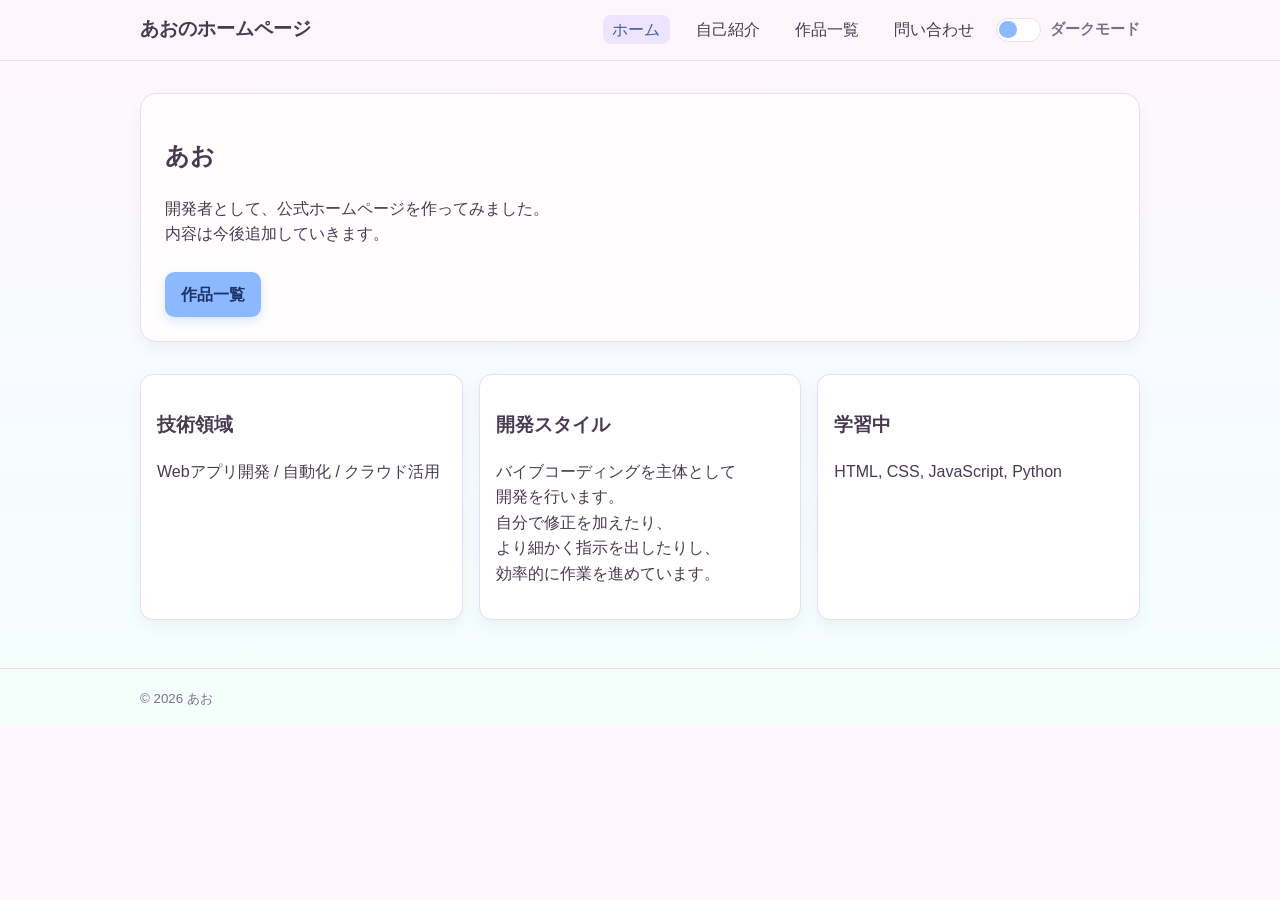
<file: index.html>
<!DOCTYPE html>
<html lang="ja">
<head>
  <meta charset="UTF-8">
  <meta name="viewport" content="width=device-width, initial-scale=1.0">
  <meta name="color-scheme" content="light dark">
  <title>あおのホームページ | ホーム</title>
  <script>
    (() => {
      try {
        const savedTheme = localStorage.getItem("site-theme");
        if (savedTheme === "dark" || savedTheme === "light") {
          document.documentElement.setAttribute("data-theme", savedTheme);
        }
      } catch (error) {}
    })();
  </script>
  <style>
    html { background: #fff7fb; }
    html[data-theme="dark"] { background: #11162a; }
  </style>
  <link rel="stylesheet" href="styles.css">
  <script src="theme.js" defer></script>
</head>
<body>
  <header class="site-header">
    <div class="container">
      <h1 class="logo">あおのホームページ</h1>
      <div class="header-actions">
        <button class="menu-toggle" type="button" aria-controls="primary-nav" aria-expanded="false">メニュー</button>
        <nav id="primary-nav" class="site-nav" aria-label="メインナビゲーション">
          <ul class="nav-list">
            <li><a href="index.html" aria-current="page">ホーム</a></li>
            <li><a href="about.html">自己紹介</a></li>
            <li><a href="projects.html">作品一覧</a></li>
            <li><a href="contact.html">問い合わせ</a></li>
          </ul>
        </nav>
        <label class="theme-switch" for="theme-toggle">
          <input id="theme-toggle" class="theme-switch-input" type="checkbox" role="switch" aria-label="表示テーマを切り替える">
          <span class="theme-switch-track" aria-hidden="true"><span class="theme-switch-thumb"></span></span>
          <span class="theme-switch-label">ダークモード</span>
        </label>
      </div>
    </div>
  </header>

  <main class="container">
    <section class="hero">
      <h2>あお</h2>
      <p>
        開発者として、公式ホームページを作ってみました。<br>
        内容は今後追加していきます。
      </p>
      <a class="button" href="projects.html">作品一覧</a>
    </section>

    <section class="cards">
      <article class="card">
        <h3>技術領域</h3>
        <p>Webアプリ開発 / 自動化 / クラウド活用</p>
      </article>
      <article class="card">
        <h3>開発スタイル</h3>
        <p>バイブコーディングを主体として<br>開発を行います。<br>自分で修正を加えたり、<br>より細かく指示を出したりし、<br>効率的に作業を進めています。</p>
      </article>
      <article class="card">
        <h3>学習中</h3>
        <p>HTML, CSS, JavaScript, Python</p>
      </article>
    </section>
  </main>

  <footer class="site-footer">
    <div class="container">
      <small>&copy; 2026 あお</small>
    </div>
  </footer>
</body>
</html>
</file>
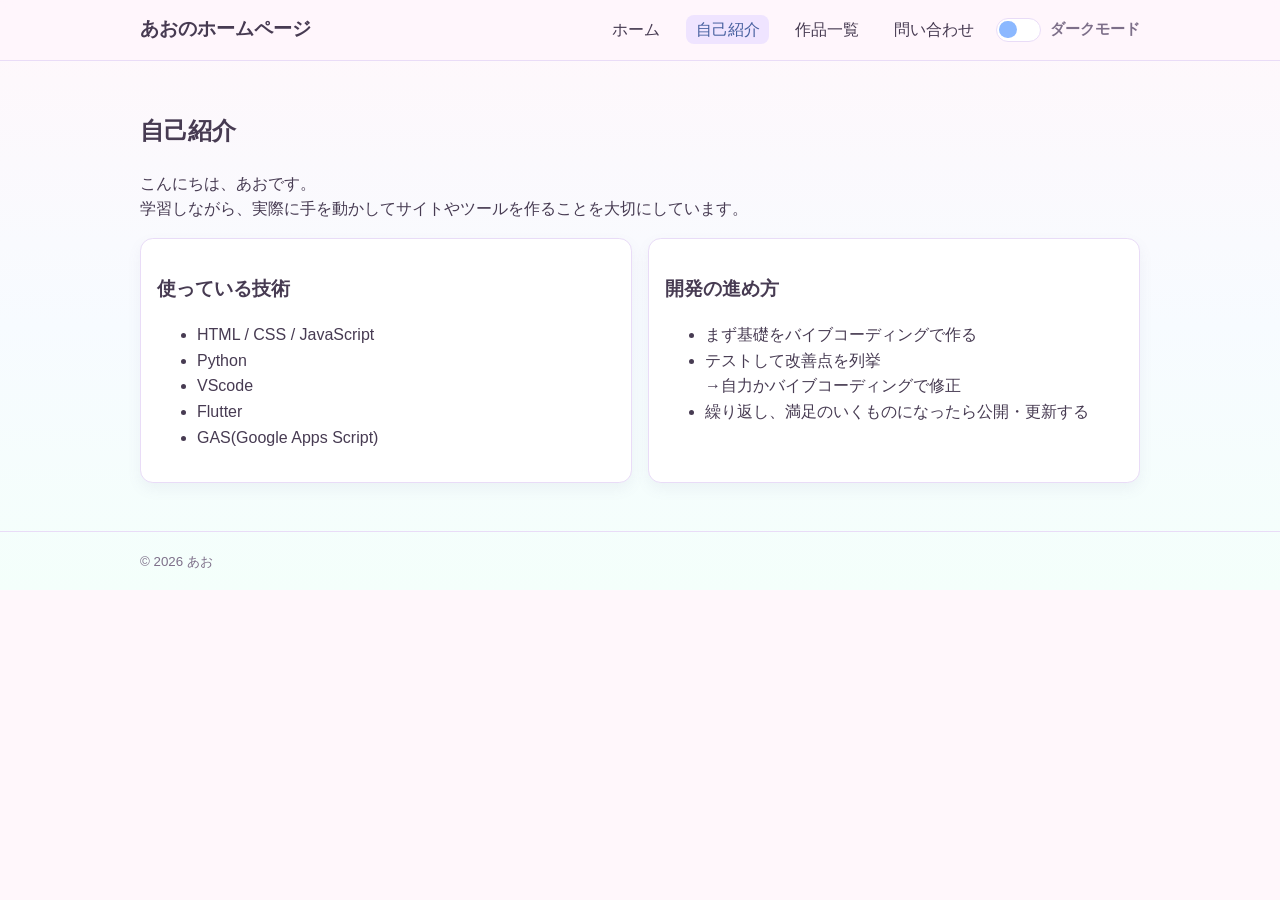
<file: about.html>
<!DOCTYPE html>
<html lang="ja">
<head>
  <meta charset="UTF-8">
  <meta name="viewport" content="width=device-width, initial-scale=1.0">
  <meta name="color-scheme" content="light dark">
  <title>あおのホームページ | 自己紹介</title>
  <script>
    (() => {
      try {
        const savedTheme = localStorage.getItem("site-theme");
        if (savedTheme === "dark" || savedTheme === "light") {
          document.documentElement.setAttribute("data-theme", savedTheme);
        }
      } catch (error) {}
    })();
  </script>
  <style>
    html { background: #fff7fb; }
    html[data-theme="dark"] { background: #11162a; }
  </style>
  <link rel="stylesheet" href="styles.css">
  <script src="theme.js" defer></script>
</head>
<body>
  <header class="site-header">
    <div class="container">
      <h1 class="logo">あおのホームページ</h1>
      <div class="header-actions">
        <button class="menu-toggle" type="button" aria-controls="primary-nav" aria-expanded="false">メニュー</button>
        <nav id="primary-nav" class="site-nav" aria-label="メインナビゲーション">
          <ul class="nav-list">
            <li><a href="index.html">ホーム</a></li>
            <li><a href="about.html" aria-current="page">自己紹介</a></li>
            <li><a href="projects.html">作品一覧</a></li>
            <li><a href="contact.html">問い合わせ</a></li>
          </ul>
        </nav>
        <label class="theme-switch" for="theme-toggle">
          <input id="theme-toggle" class="theme-switch-input" type="checkbox" role="switch" aria-label="表示テーマを切り替える">
          <span class="theme-switch-track" aria-hidden="true"><span class="theme-switch-thumb"></span></span>
          <span class="theme-switch-label">ダークモード</span>
        </label>
      </div>
    </div>
  </header>

  <main class="container">
    <section>
      <h2>自己紹介</h2>
      <p>
        こんにちは、あおです。<br>
        学習しながら、実際に手を動かしてサイトやツールを作ることを大切にしています。
      </p>
    </section>

    <section class="cards">
      <article class="card">
        <h3>使っている技術</h3>
        <ul>
          <li>HTML / CSS / JavaScript</li>
          <li>Python</li>
          <li>VScode</li>
          <li>Flutter</li>
          <li>GAS(Google Apps Script)</li>
        </ul>
      </article>
      <article class="card">
        <h3>開発の進め方</h3>
        <ul>
          <li>まず基礎をバイブコーディングで作る</li>
          <li>テストして改善点を列挙<br>→自力かバイブコーディングで修正</li>
          <li>繰り返し、満足のいくものになったら公開・更新する</li>
        </ul>
      </article>
    </section>
  </main>

  <footer class="site-footer">
    <div class="container">
      <small>&copy; 2026 あお</small>
    </div>
  </footer>
</body>
</html>
</file>
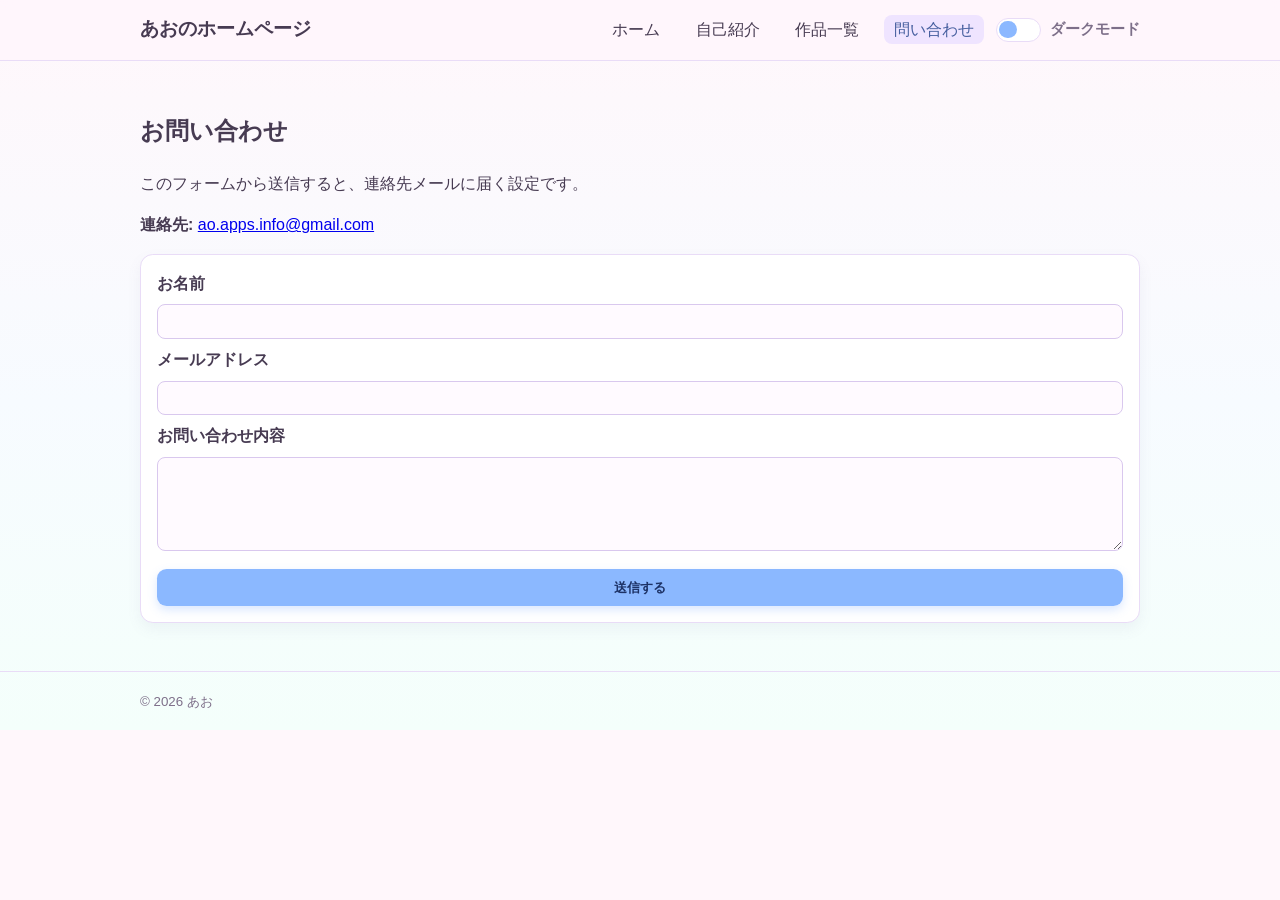
<file: contact.html>
<!DOCTYPE html>
<html lang="ja">
<head>
  <meta charset="UTF-8">
  <meta name="viewport" content="width=device-width, initial-scale=1.0">
  <meta name="color-scheme" content="light dark">
  <title>あおのホームページ | 問い合わせ</title>
  <script>
    (() => {
      try {
        const savedTheme = localStorage.getItem("site-theme");
        if (savedTheme === "dark" || savedTheme === "light") {
          document.documentElement.setAttribute("data-theme", savedTheme);
        }
      } catch (error) {}
    })();
  </script>
  <style>
    html { background: #fff7fb; }
    html[data-theme="dark"] { background: #11162a; }
  </style>
  <link rel="stylesheet" href="styles.css">
  <script src="theme.js" defer></script>
</head>
<body>
  <header class="site-header">
    <div class="container">
      <h1 class="logo">あおのホームページ</h1>
      <div class="header-actions">
        <button class="menu-toggle" type="button" aria-controls="primary-nav" aria-expanded="false">メニュー</button>
        <nav id="primary-nav" class="site-nav" aria-label="メインナビゲーション">
          <ul class="nav-list">
            <li><a href="index.html">ホーム</a></li>
            <li><a href="about.html">自己紹介</a></li>
            <li><a href="projects.html">作品一覧</a></li>
            <li><a href="contact.html" aria-current="page">問い合わせ</a></li>
          </ul>
        </nav>
        <label class="theme-switch" for="theme-toggle">
          <input id="theme-toggle" class="theme-switch-input" type="checkbox" role="switch" aria-label="表示テーマを切り替える">
          <span class="theme-switch-track" aria-hidden="true"><span class="theme-switch-thumb"></span></span>
          <span class="theme-switch-label">ダークモード</span>
        </label>
      </div>
    </div>
  </header>

  <main class="container">
    <section>
      <h2>お問い合わせ</h2>
      <p>このフォームから送信すると、連絡先メールに届く設定です。</p>
      <p><strong>連絡先:</strong> <a href="mailto:ao.apps.info@gmail.com">ao.apps.info@gmail.com</a></p>
    </section>

    <section class="card form-card">
      <form action="https://formsubmit.co/ao.apps.info@gmail.com" method="post">
        <input type="hidden" name="_subject" value="あおのホームページから新しい問い合わせ">
        <input type="hidden" name="_captcha" value="false">
        <input type="hidden" name="_next" value="https://ao03248.github.io/contact.html?sent=1">
        <label for="name">お名前</label>
        <input id="name" name="name" type="text" required>

        <label for="email">メールアドレス</label>
        <input id="email" name="email" type="email" required>

        <label for="message">お問い合わせ内容</label>
        <textarea id="message" name="message" rows="5" required></textarea>

        <button type="submit" class="button">送信する</button>
      </form>
    </section>
  </main>

  <footer class="site-footer">
    <div class="container">
      <small>&copy; 2026 あお</small>
    </div>
  </footer>
</body>
</html>
</file>
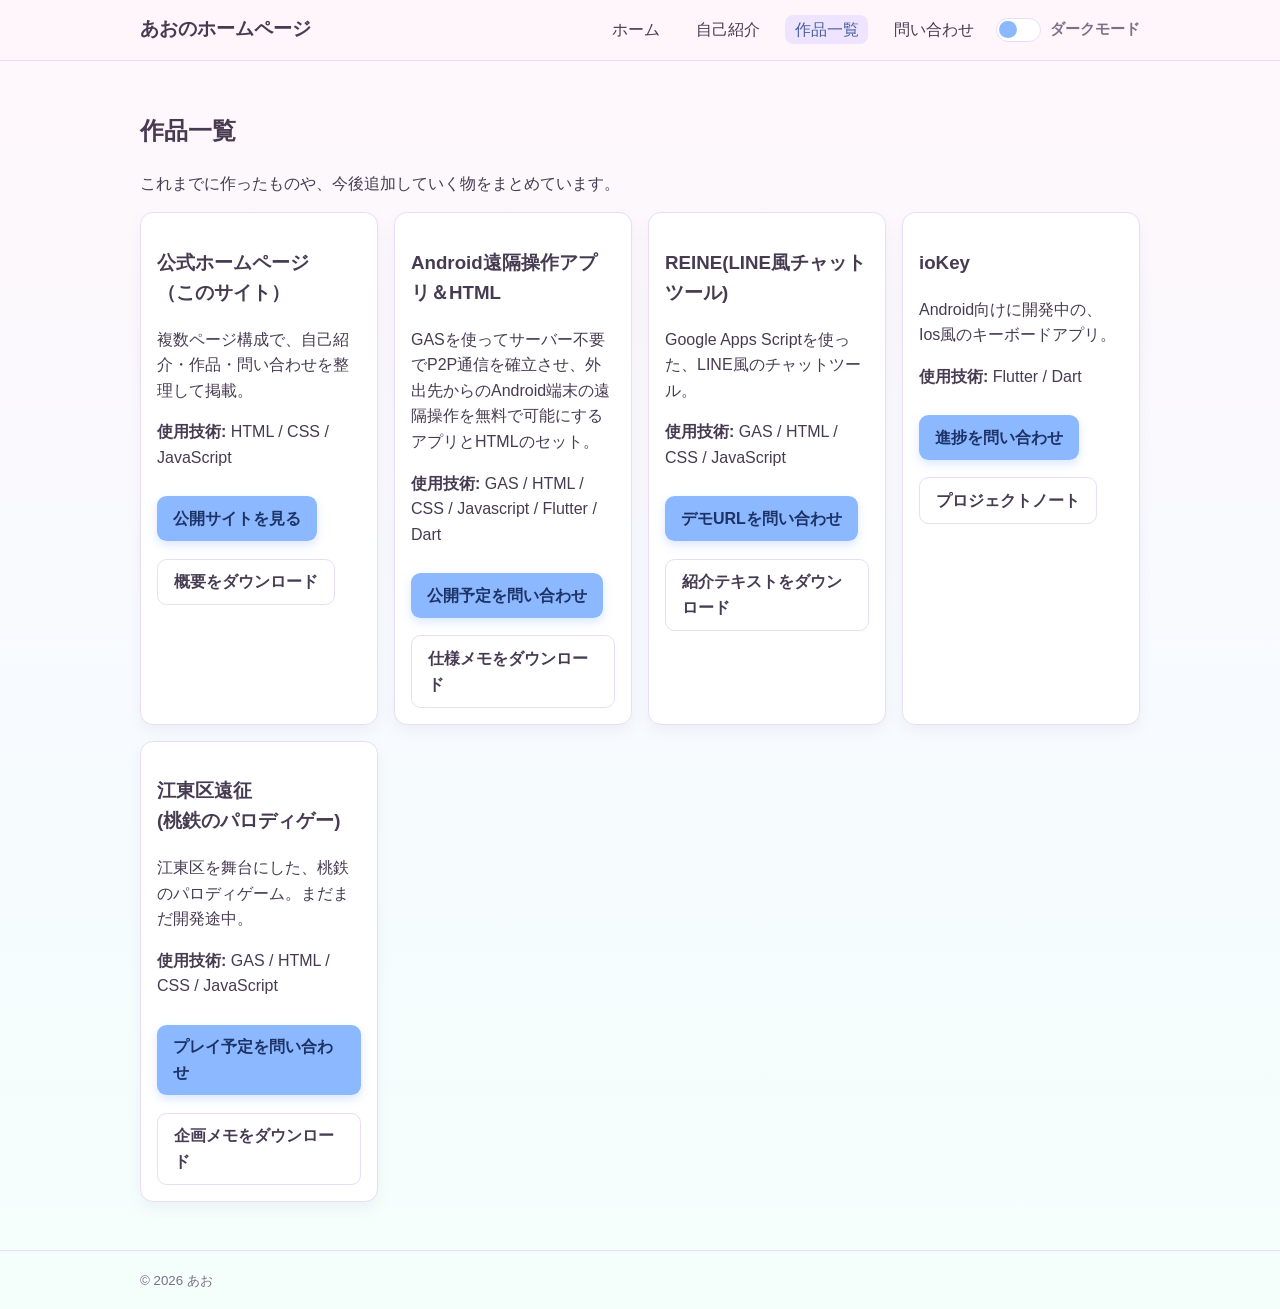
<file: projects.html>
<!DOCTYPE html>
<html lang="ja">
<head>
  <meta charset="UTF-8">
  <meta name="viewport" content="width=device-width, initial-scale=1.0">
  <meta name="color-scheme" content="light dark">
  <title>あおのホームページ | 作品一覧</title>
  <script>
    (() => {
      try {
        const savedTheme = localStorage.getItem("site-theme");
        if (savedTheme === "dark" || savedTheme === "light") {
          document.documentElement.setAttribute("data-theme", savedTheme);
        }
      } catch (error) {}
    })();
  </script>
  <style>
    html { background: #fff7fb; }
    html[data-theme="dark"] { background: #11162a; }
  </style>
  <link rel="stylesheet" href="styles.css">
  <script src="theme.js" defer></script>
</head>
<body>
  <header class="site-header">
    <div class="container">
      <h1 class="logo">あおのホームページ</h1>
      <div class="header-actions">
        <button class="menu-toggle" type="button" aria-controls="primary-nav" aria-expanded="false">メニュー</button>
        <nav id="primary-nav" class="site-nav" aria-label="メインナビゲーション">
          <ul class="nav-list">
            <li><a href="index.html">ホーム</a></li>
            <li><a href="about.html">自己紹介</a></li>
            <li><a href="projects.html" aria-current="page">作品一覧</a></li>
            <li><a href="contact.html">問い合わせ</a></li>
          </ul>
        </nav>
        <label class="theme-switch" for="theme-toggle">
          <input id="theme-toggle" class="theme-switch-input" type="checkbox" role="switch" aria-label="表示テーマを切り替える">
          <span class="theme-switch-track" aria-hidden="true"><span class="theme-switch-thumb"></span></span>
          <span class="theme-switch-label">ダークモード</span>
        </label>
      </div>
    </div>
  </header>

  <main class="container">
    <h2>作品一覧</h2>
    <p>これまでに作ったものや、今後追加していく物をまとめています。</p>

    <section class="cards">
      <article class="card">
        <h3>公式ホームページ<br>（このサイト）</h3>
        <p>複数ページ構成で、自己紹介・作品・問い合わせを整理して掲載。</p>
        <p><strong>使用技術:</strong> HTML / CSS / JavaScript</p>
        <div class="button-row">
          <a class="button" href="https://ao03248.github.io/" target="_blank" rel="noopener noreferrer">公開サイトを見る</a>
          <a class="button button-secondary" href="downloads/official-homepage-overview.txt" download>概要をダウンロード</a>
        </div>
      </article>
      <article class="card">
        <h3>Android遠隔操作アプリ＆HTML</h3>
        <p>GASを使ってサーバー不要でP2P通信を確立させ、外出先からのAndroid端末の遠隔操作を無料で可能にするアプリとHTMLのセット。</p>
        <p><strong>使用技術:</strong> GAS / HTML / CSS / Javascript / Flutter / Dart</p>
        <div class="button-row">
          <a class="button" href="contact.html">公開予定を問い合わせ</a>
          <a class="button button-secondary" href="downloads/android-remote-control-app.txt" download>仕様メモをダウンロード</a>
        </div>
      </article>
      <article class="card">
        <h3>REINE(LINE風チャットツール)</h3>
        <p>Google Apps Scriptを使った、LINE風のチャットツール。</p>
        <p><strong>使用技術:</strong> GAS / HTML / CSS / JavaScript</p>
        <div class="button-row">
          <a class="button" href="contact.html">デモURLを問い合わせ</a>
          <a class="button button-secondary" href="downloads/reine-chat-tool.txt" download>紹介テキストをダウンロード</a>
        </div>
      </article>
      <article class="card">
        <h3>ioKey</h3>
        <p>Android向けに開発中の、Ios風のキーボードアプリ。</p>
        <p><strong>使用技術:</strong> Flutter / Dart</p>
        <div class="button-row">
          <a class="button" href="contact.html">進捗を問い合わせ</a>
          <a class="button button-secondary" href="downloads/iokey-project-note.txt" download>プロジェクトノート</a>
        </div>
      </article>
      <article class="card">
        <h3>江東区遠征<br>(桃鉄のパロディゲー)</h3>
        <p>江東区を舞台にした、桃鉄のパロディゲーム。まだまだ開発途中。</p>
        <p><strong>使用技術:</strong> GAS / HTML / CSS / JavaScript</p>
        <div class="button-row">
          <a class="button" href="contact.html">プレイ予定を問い合わせ</a>
          <a class="button button-secondary" href="downloads/koto-expedition-game-note.txt" download>企画メモをダウンロード</a>
        </div>
      </article>
    </section>
  </main>

  <footer class="site-footer">
    <div class="container">
      <small>&copy; 2026 あお</small>
    </div>
  </footer>
</body>
</html>
</file>
<file: styles.css>
:root {
  --bg: #fff7fb;
  --surface: #fffaff;
  --card: #ffffff;
  --text: #473b52;
  --muted: #7d6f89;
  --accent: #8bb8ff;
  --accent-dark: #6fa5ff;
  --line: #e9dcf7;
  --header-bg: rgba(255, 245, 252, 0.9);
  --hero-bg: #fffdfd;
  --body-gradient: linear-gradient(180deg, #fff7fb 0%, #f7fbff 55%, #f4fffb 100%);
  --nav-active-bg: #efe4ff;
  --nav-active-text: #465f9f;
  --panel-shadow: 0 6px 14px rgba(120, 110, 150, 0.08);
  --button-text: #1d3266;
  --input-border: #d9c8ee;
  --focus-ring: #c9b8f3;
}

:root[data-theme="dark"] {
  --bg: #0e111b;
  --surface: #171b2b;
  --card: #1d2337;
  --text: #e7ebff;
  --muted: #b4bbd9;
  --accent: #9eb8ff;
  --accent-dark: #8aa8ff;
  --line: #2f3754;
  --header-bg: rgba(19, 24, 38, 0.9);
  --hero-bg: #161c2f;
  --body-gradient: linear-gradient(180deg, #11162a 0%, #0e1324 55%, #0d1120 100%);
  --nav-active-bg: #2a3352;
  --nav-active-text: #d9e3ff;
  --panel-shadow: 0 8px 18px rgba(7, 10, 22, 0.34);
  --button-text: #0e1222;
  --input-border: #3a4263;
  --focus-ring: #7f9dff;
}

* {
  box-sizing: border-box;
}

body {
  margin: 0;
  font-family: "Segoe UI", "Hiragino Kaku Gothic ProN", Meiryo, sans-serif;
  line-height: 1.6;
  background: var(--body-gradient);
  color: var(--text);
  transition: background 0.25s ease, color 0.25s ease;
}

.container {
  width: min(1000px, 92%);
  margin: 0 auto;
}

.site-header {
  background: var(--header-bg);
  border-bottom: 1px solid var(--line);
  position: sticky;
  top: 0;
  backdrop-filter: blur(6px);
}

.site-header .container {
  display: flex;
  justify-content: space-between;
  align-items: center;
  padding: 0.9rem 0;
  gap: 1rem;
  flex-wrap: wrap;
}

.logo {
  margin: 0;
  font-size: 1.2rem;
}

.header-actions {
  display: flex;
  align-items: center;
  gap: 0.8rem;
  flex-wrap: nowrap;
}

.nav-list {
  list-style: none;
  padding: 0;
  margin: 0;
  display: flex;
  gap: 1rem;
}

.nav-list a {
  color: var(--text);
  text-decoration: none;
  padding: 0.4rem 0.6rem;
  border-radius: 0.5rem;
  transition: background 0.2s ease, color 0.2s ease;
}

.nav-list a:hover,
.nav-list a[aria-current="page"] {
  background: var(--nav-active-bg);
  color: var(--nav-active-text);
}

main {
  padding: 2rem 0 3rem;
}

.hero {
  background: var(--hero-bg);
  border: 1px solid var(--line);
  border-radius: 1rem;
  padding: 1.5rem;
  margin-bottom: 2rem;
  box-shadow: var(--panel-shadow);
}

.cards {
  display: grid;
  grid-template-columns: repeat(auto-fit, minmax(220px, 1fr));
  gap: 1rem;
}

.card {
  background: var(--card);
  border: 1px solid var(--line);
  border-radius: 0.8rem;
  padding: 1rem;
  box-shadow: var(--panel-shadow);
  transition: background 0.2s ease, border-color 0.2s ease;
}

.button {
  display: inline-block;
  margin-top: 0.6rem;
  background: var(--accent);
  color: var(--button-text);
  text-decoration: none;
  font-weight: 700;
  border: none;
  border-radius: 0.6rem;
  padding: 0.6rem 1rem;
  cursor: pointer;
  transition: transform 0.15s ease, background 0.2s ease, box-shadow 0.2s ease;
  box-shadow: 0 4px 10px rgba(111, 165, 255, 0.25);
}

.button:hover {
  background: var(--accent-dark);
  transform: translateY(-1px);
  box-shadow: 0 6px 12px rgba(111, 165, 255, 0.32);
}

.button-row {
  display: flex;
  flex-wrap: wrap;
  gap: 0.5rem;
  margin-top: 0.4rem;
}

.button-secondary {
  background: var(--card);
  color: var(--text);
  border: 1px solid var(--line);
  box-shadow: none;
}

.button-secondary:hover {
  background: var(--nav-active-bg);
  color: var(--nav-active-text);
  box-shadow: none;
}

.menu-toggle {
  display: none;
  border: 1px solid var(--line);
  background: var(--card);
  color: var(--text);
  border-radius: 0.55rem;
  padding: 0.45rem 0.75rem;
  font-weight: 700;
  cursor: pointer;
}

.menu-toggle:hover {
  border-color: var(--accent);
}

.theme-switch {
  display: inline-flex;
  align-items: center;
  gap: 0.55rem;
  cursor: pointer;
  user-select: none;
}

.theme-switch-input {
  position: absolute;
  opacity: 0;
  pointer-events: none;
}

.theme-switch-track {
  width: 2.8rem;
  height: 1.5rem;
  border-radius: 999px;
  border: 1px solid var(--line);
  background: var(--card);
  position: relative;
  transition: background 0.2s ease, border-color 0.2s ease;
}

.theme-switch-thumb {
  position: absolute;
  top: 2px;
  left: 2px;
  width: 1.1rem;
  height: 1.1rem;
  border-radius: 50%;
  background: var(--accent);
  transition: transform 0.2s ease;
}

.theme-switch-input:checked + .theme-switch-track .theme-switch-thumb {
  transform: translateX(1.28rem);
}

.theme-switch-input:checked + .theme-switch-track {
  background: var(--nav-active-bg);
  border-color: var(--accent);
}

.theme-switch-input:focus-visible + .theme-switch-track {
  outline: 2px solid var(--focus-ring);
  outline-offset: 1px;
}

.theme-switch-label {
  font-size: 0.92rem;
  color: var(--muted);
  font-weight: 600;
}

.site-nav {
  display: block;
}

.form-card form {
  display: grid;
  gap: 0.5rem;
}

label {
  font-weight: 600;
}

input:not(.theme-switch-input),
textarea {
  width: 100%;
  border: 1px solid var(--input-border);
  border-radius: 0.5rem;
  padding: 0.55rem 0.65rem;
  background: var(--surface);
  color: var(--text);
}

input:not(.theme-switch-input):focus,
textarea:focus {
  outline: 2px solid var(--focus-ring);
  outline-offset: 1px;
}

.site-footer {
  border-top: 1px solid var(--line);
  padding: 1rem 0;
  color: var(--muted);
}

@media (max-width: 768px) {
  .site-header .container {
    align-items: flex-start;
  }

  .header-actions {
    width: 100%;
    flex-wrap: wrap;
    justify-content: space-between;
  }

  .menu-toggle {
    display: inline-flex;
    align-items: center;
  }

  .site-nav {
    order: 3;
    width: 100%;
    display: none;
  }

  .site-nav.is-open {
    display: block;
  }

  .site-nav .nav-list {
    margin-top: 0.4rem;
    flex-direction: column;
    gap: 0.35rem;
    background: var(--card);
    border: 1px solid var(--line);
    border-radius: 0.75rem;
    padding: 0.55rem;
  }

  .theme-switch {
    margin-left: auto;
  }

  .button-row .button {
    width: 100%;
    text-align: center;
  }
}
</file>
